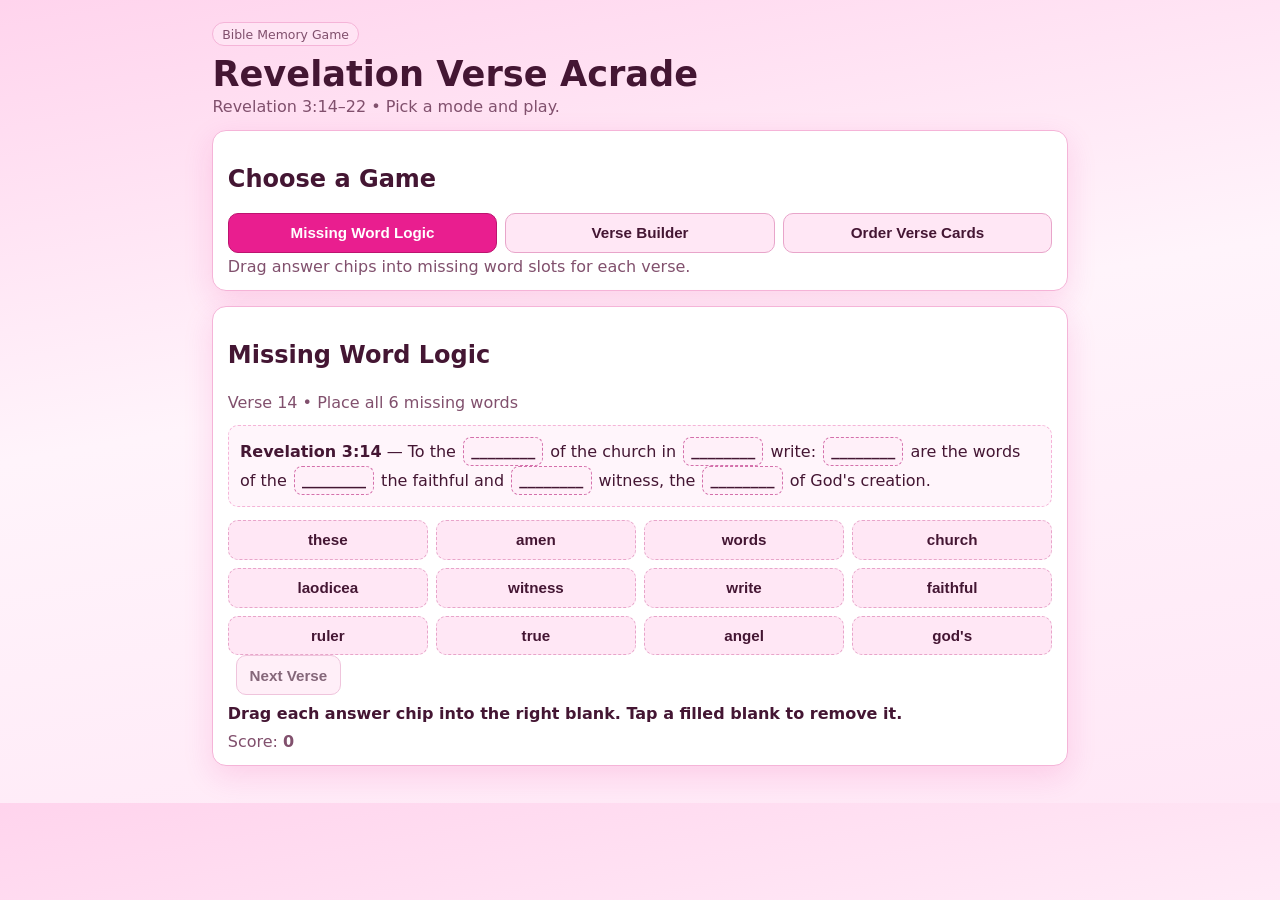
<file: index.html>
<!doctype html>
<html lang="en">
<head>
  <meta charset="UTF-8" />
  <meta name="viewport" content="width=device-width, initial-scale=1.0" />
  <title>Revelation Verse Acrade</title>
  <link rel="stylesheet" href="styles.css" />
</head>
<body>
  <main class="app">
    <header class="top">
      <p class="badge">Bible Memory Game</p>
      <h1>Revelation Verse Acrade</h1>
      <p class="subtitle">Revelation 3:14–22 • Pick a mode and play.</p>
    </header>

    <section class="panel mode-picker" aria-label="Game mode picker">
      <h2>Choose a Game</h2>
      <div class="mode-grid">
        <button class="mode-btn active" data-mode="missing">Missing Word Logic</button>
        <button class="mode-btn" data-mode="builder">Verse Builder</button>
        <button class="mode-btn" data-mode="order">Order Verse Cards</button>
      </div>
      <p id="modeDescription" class="hint">Drag answer chips into missing word slots for each verse.</p>
    </section>

    <section id="missingGame" class="panel game-panel">
      <div class="panel-head">
        <h2>Missing Word Logic</h2>
      </div>
      <p id="missingProgress" class="hint"></p>
      <p id="missingPrompt" class="prompt"></p>
      <div id="missingChoices" class="choice-grid"></div>
      <div class="builder-actions">
        <br/><br/>
        <button id="nextMissingBtn" disabled>Next Verse</button>
      </div>
      <p id="missingFeedback" class="feedback"></p>
      <p class="score">Score: <strong id="missingScore">0</strong></p>
    </section>

    <section id="builderGame" class="panel game-panel hidden">
      <div class="panel-head">
        <h2>Verse Builder</h2>
        <button id="newBuilderBtn">New Verse</button>
      </div>
      <p id="builderVerseRef" class="hint"></p>
      <div id="builderTarget" class="token-zone" aria-label="Build area"></div>
      <div id="builderWordBank" class="token-zone bank" aria-label="Phrase bank"></div>
      <div class="builder-actions">
        <button id="checkBuilderBtn">Check Answer</button>
        <button id="resetBuilderBtn">Clear Build</button>
      </div>
      <p id="builderFeedback" class="feedback"></p>
      <p class="score">Score: <strong id="builderScore">0</strong></p>
    </section>

    <section id="orderGame" class="panel game-panel hidden">
      <div class="panel-head">
        <h2>Order Verse Cards</h2>
        <div class="cluster">
          <button id="shuffleBtn">Shuffle</button>
          <button id="resetOrderBtn">Reset</button>
        </div>
      </div>
      <p class="hint">Drag one full verse sentence per card into Revelation 3:14 → 3:22 order.</p>
      <ul id="cards" class="cards"></ul>
      <button id="checkOrderBtn">Check Order</button>
      <p id="orderFeedback" class="feedback"></p>
    </section>
  </main>

  <script src="script.js"></script>
</body>
</html>
</file>
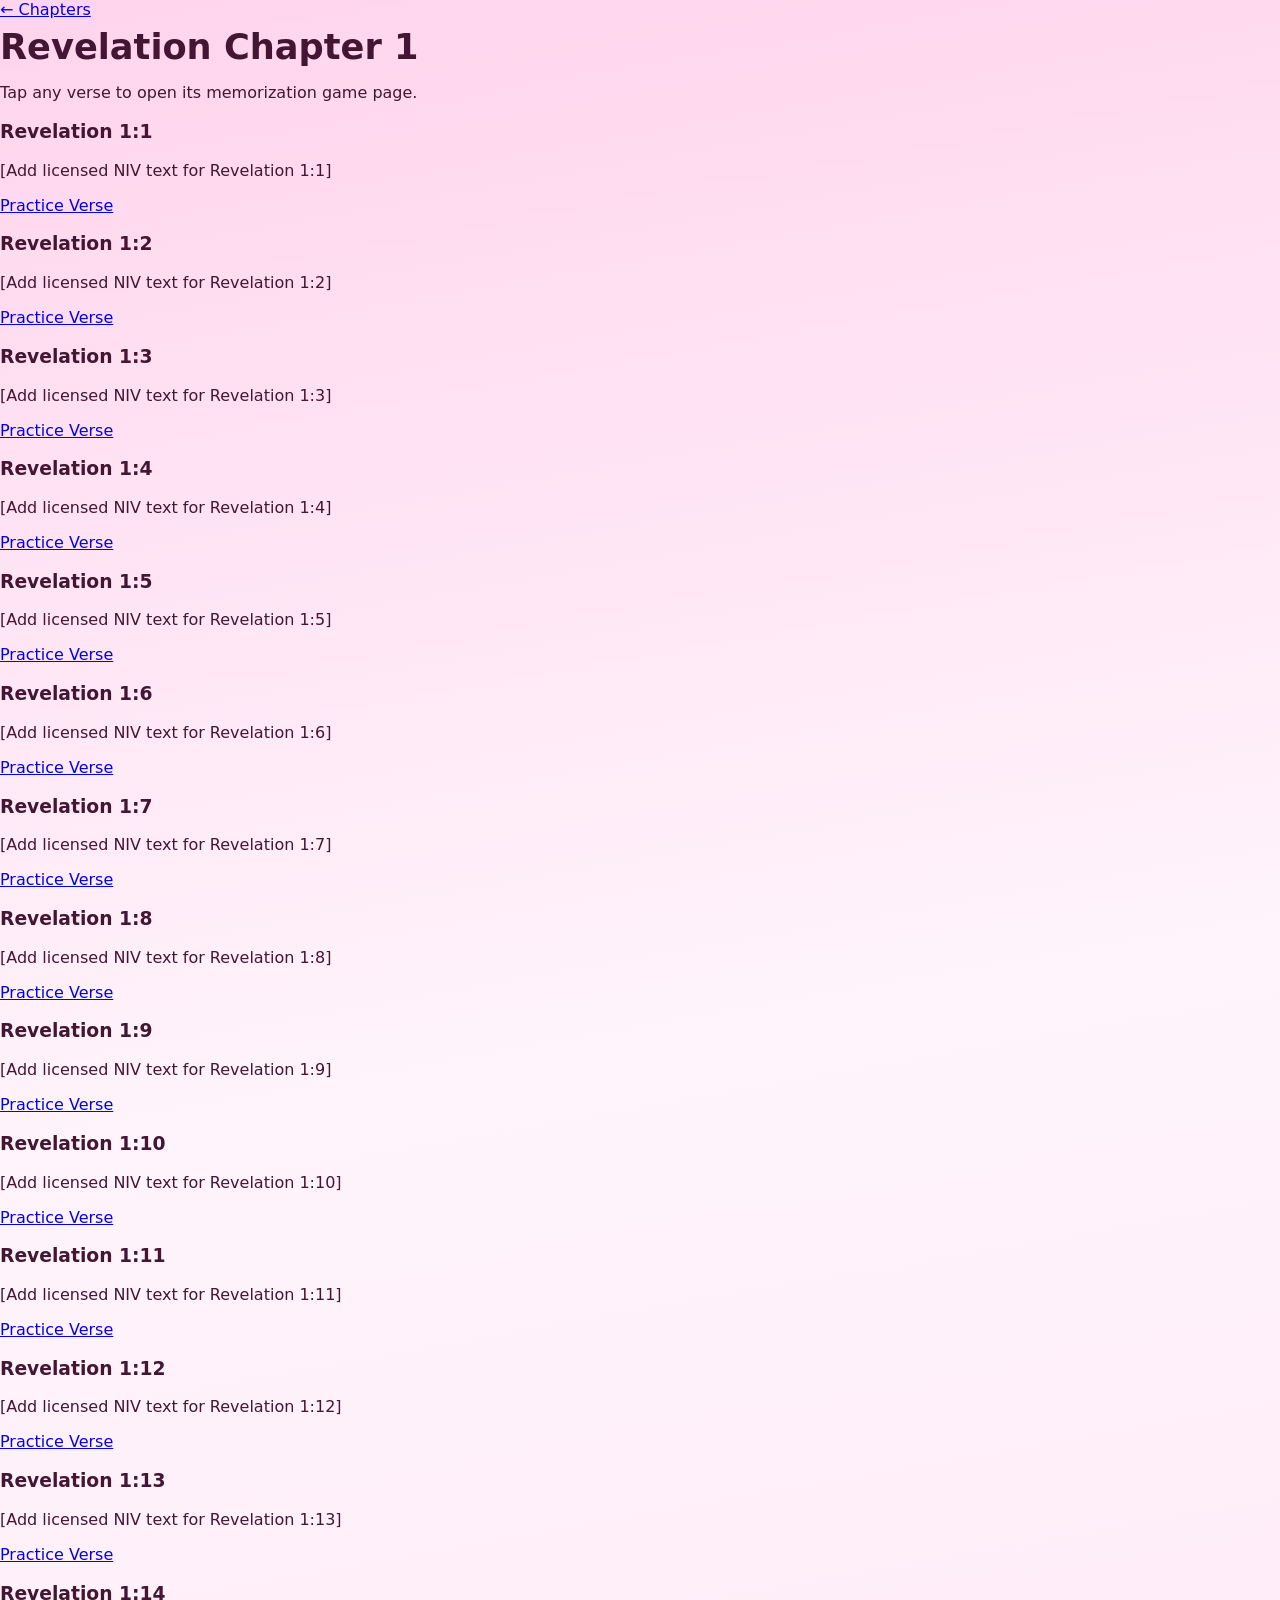
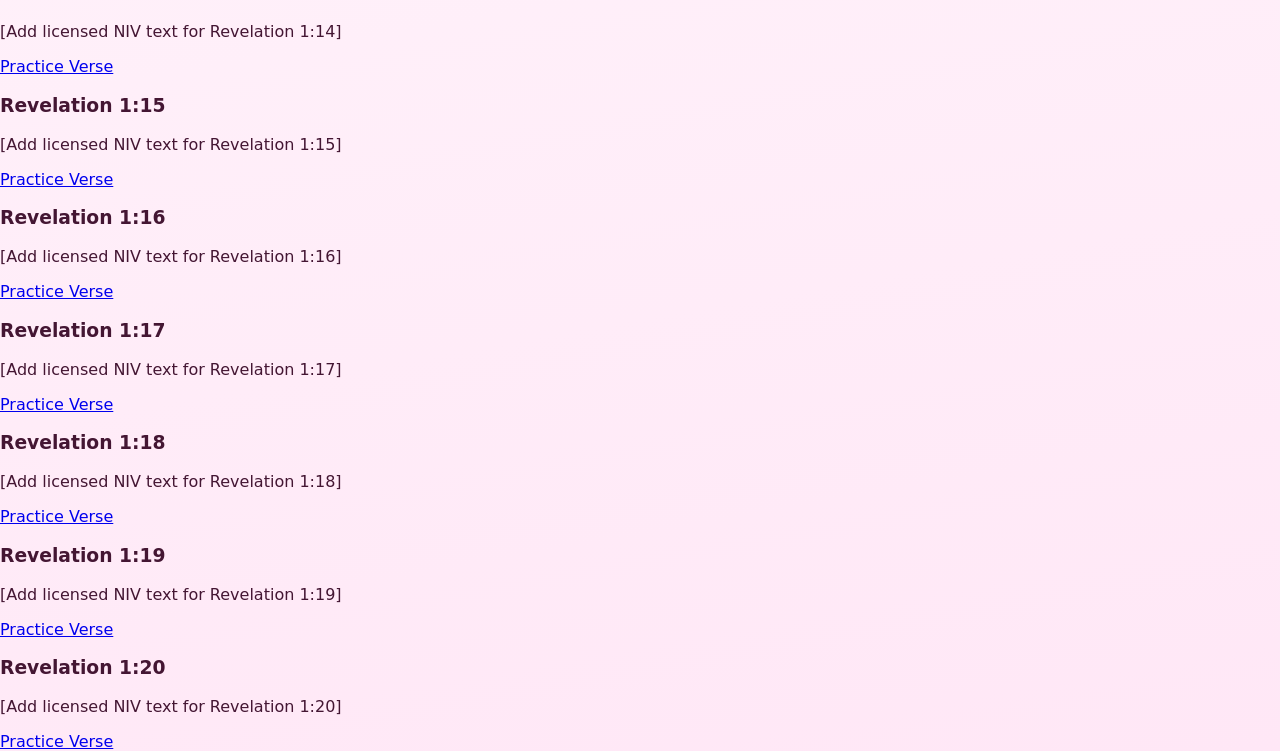
<file: chapter.html>
<!DOCTYPE html>
<html lang="en">
<head>
  <meta charset="UTF-8" />
  <meta name="viewport" content="width=device-width, initial-scale=1.0" />
  <title>Revelation Chapter</title>
  <link rel="stylesheet" href="styles.css" />
</head>
<body>
  <header class="topbar">
    <a class="btn btn-ghost" href="chapters.html">← Chapters</a>
    <h1 id="chapter-title">Revelation Chapter</h1>
  </header>

  <main class="page-wrap">
    <p class="page-intro">Tap any verse to open its memorization game page.</p>
    <section id="verses-grid" class="list-grid"></section>
  </main>

  <script src="data.js"></script>
  <script src="app.js"></script>
</body>
</html>
</file>
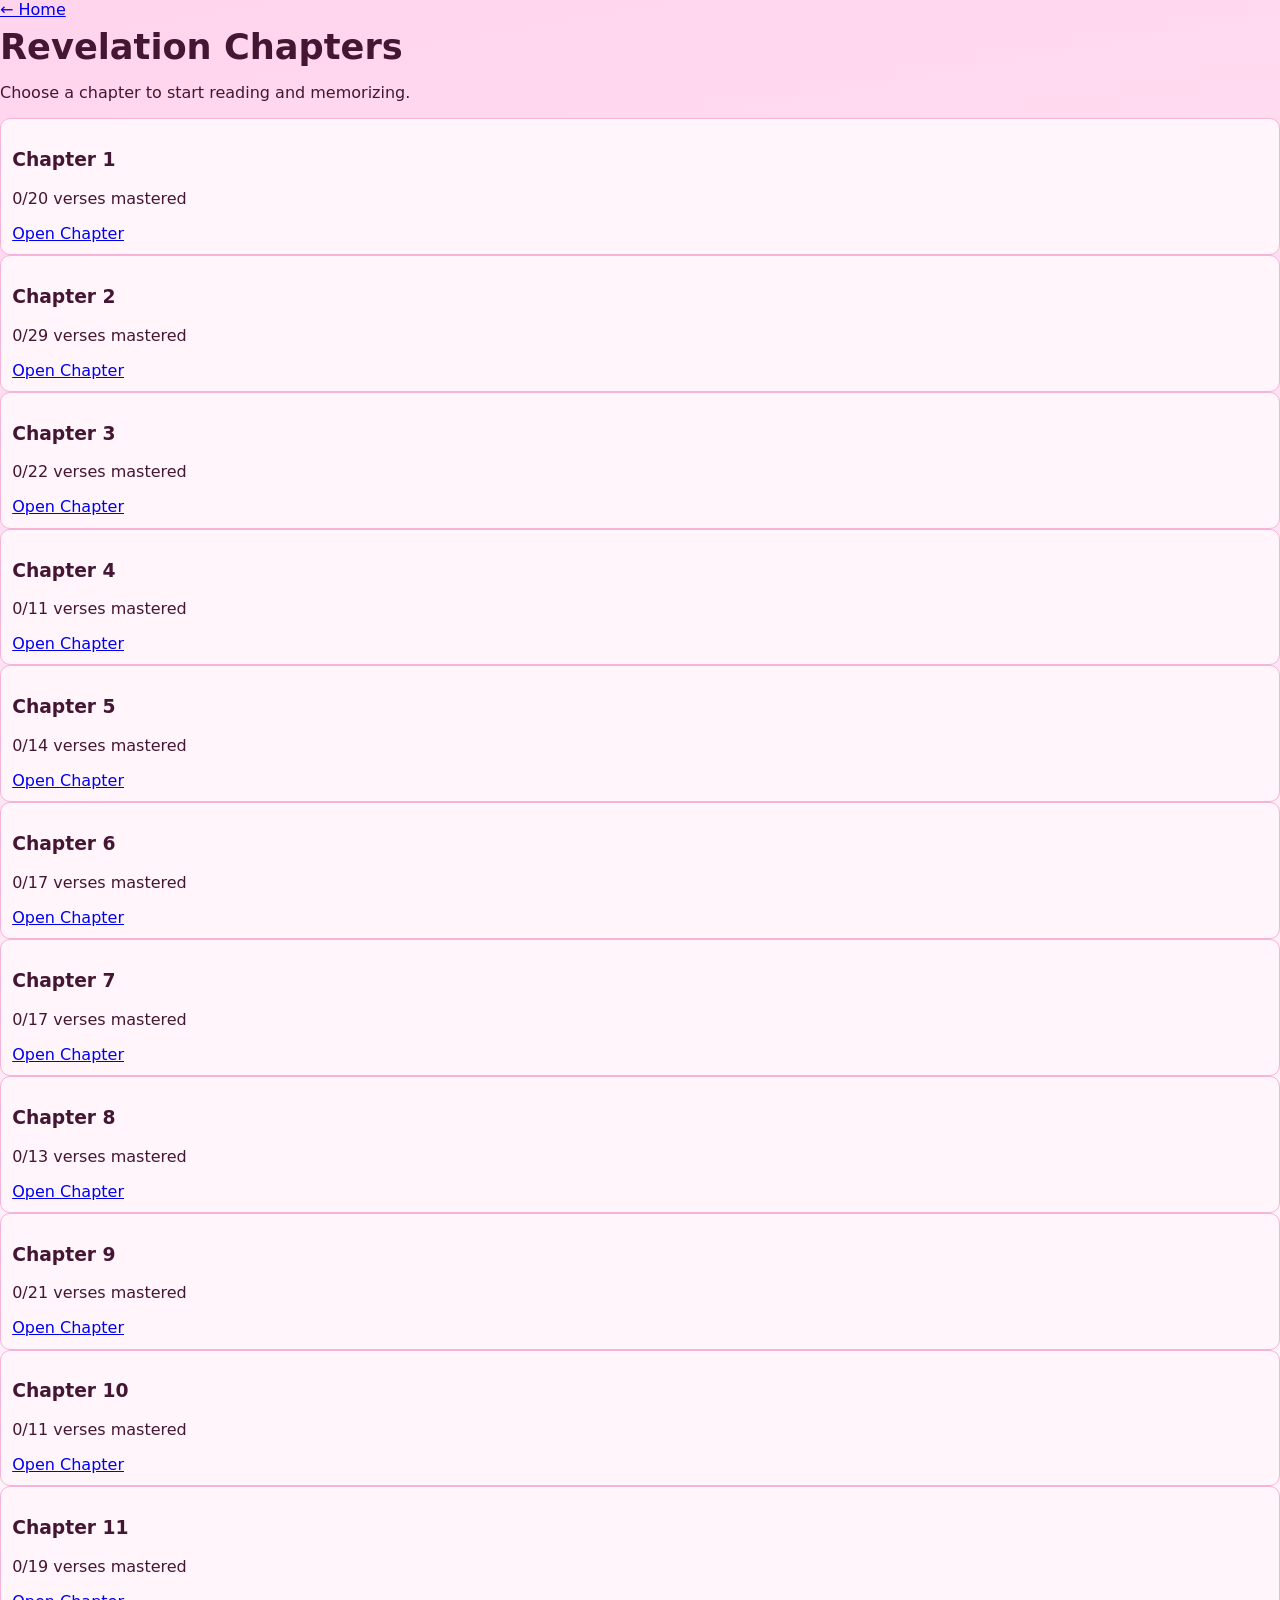
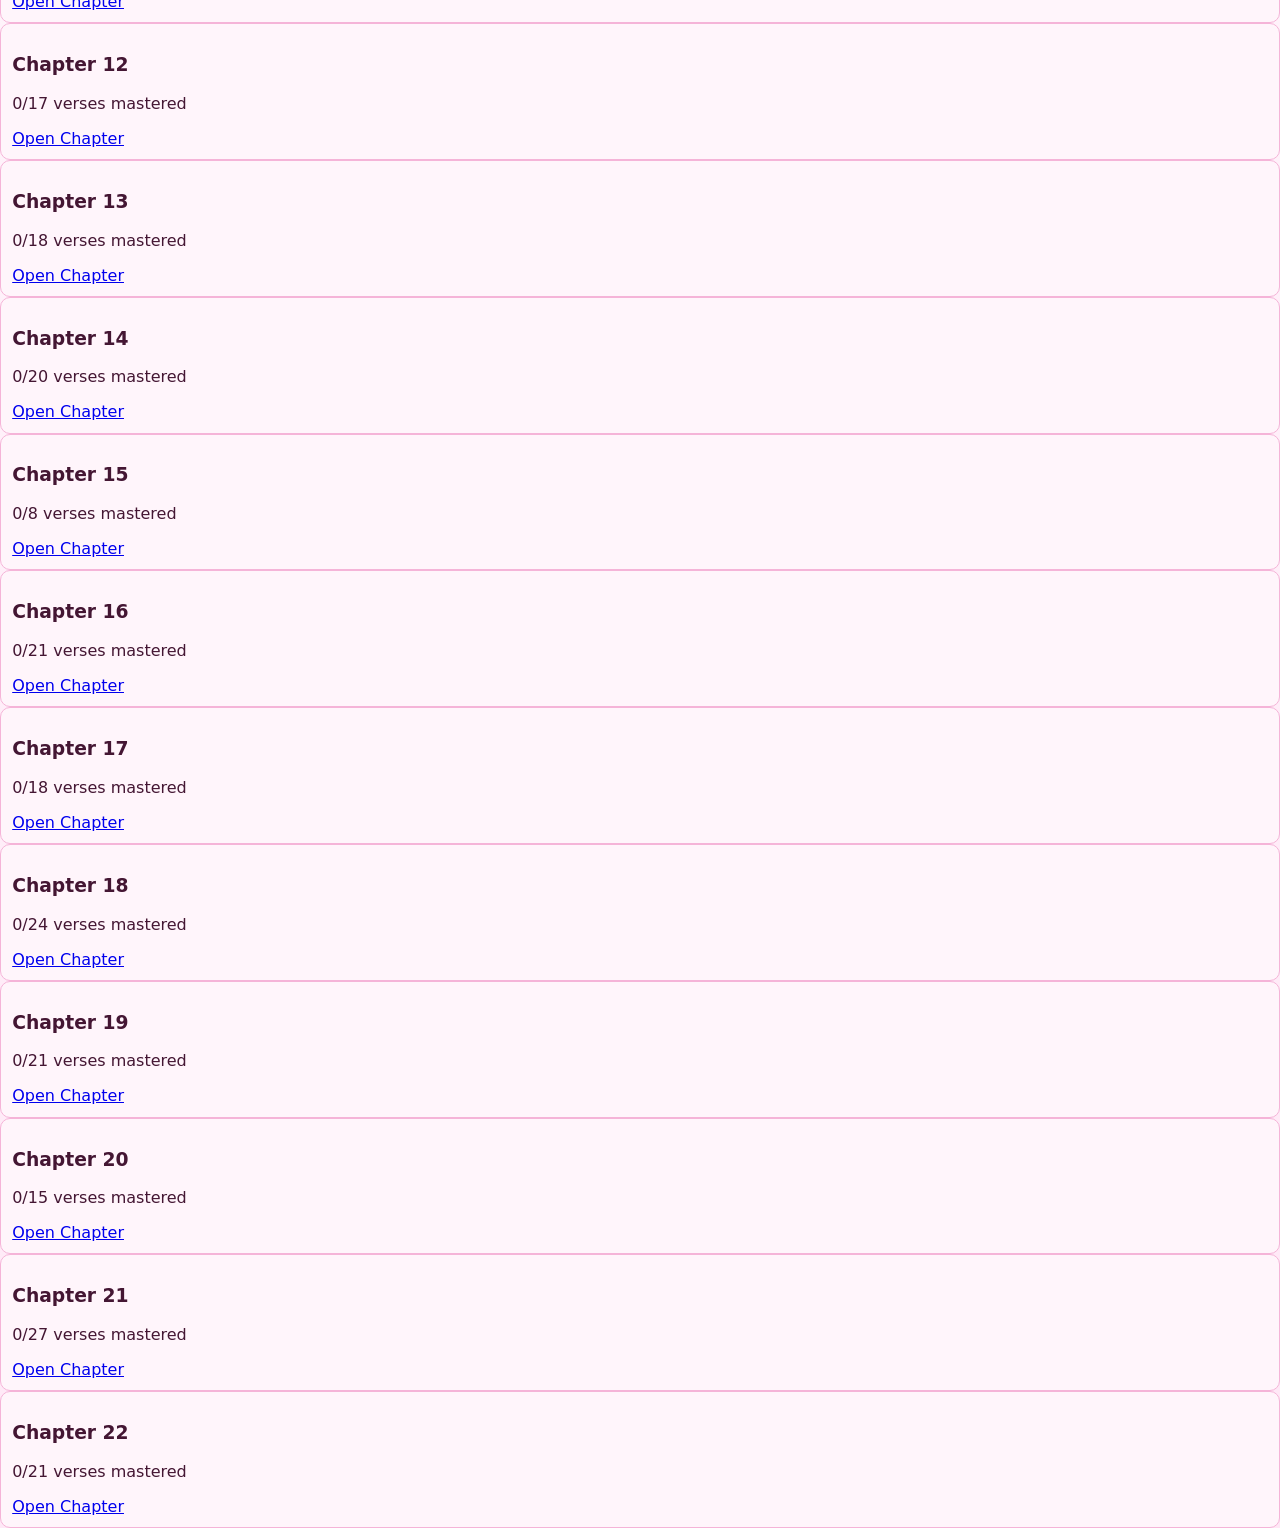
<file: chapters.html>
<!DOCTYPE html>
<html lang="en">
<head>
  <meta charset="UTF-8" />
  <meta name="viewport" content="width=device-width, initial-scale=1.0" />
  <title>Revelation Chapters</title>
  <link rel="stylesheet" href="styles.css" />
</head>
<body>
  <header class="topbar">
    <a class="btn btn-ghost" href="index.html">← Home</a>
    <h1>Revelation Chapters</h1>
  </header>

  <main class="page-wrap">
    <p class="page-intro">Choose a chapter to start reading and memorizing.</p>
    <section id="chapters-grid" class="card-grid"></section>
  </main>

  <script src="data.js"></script>
  <script src="app.js"></script>
</body>
</html>
</file>
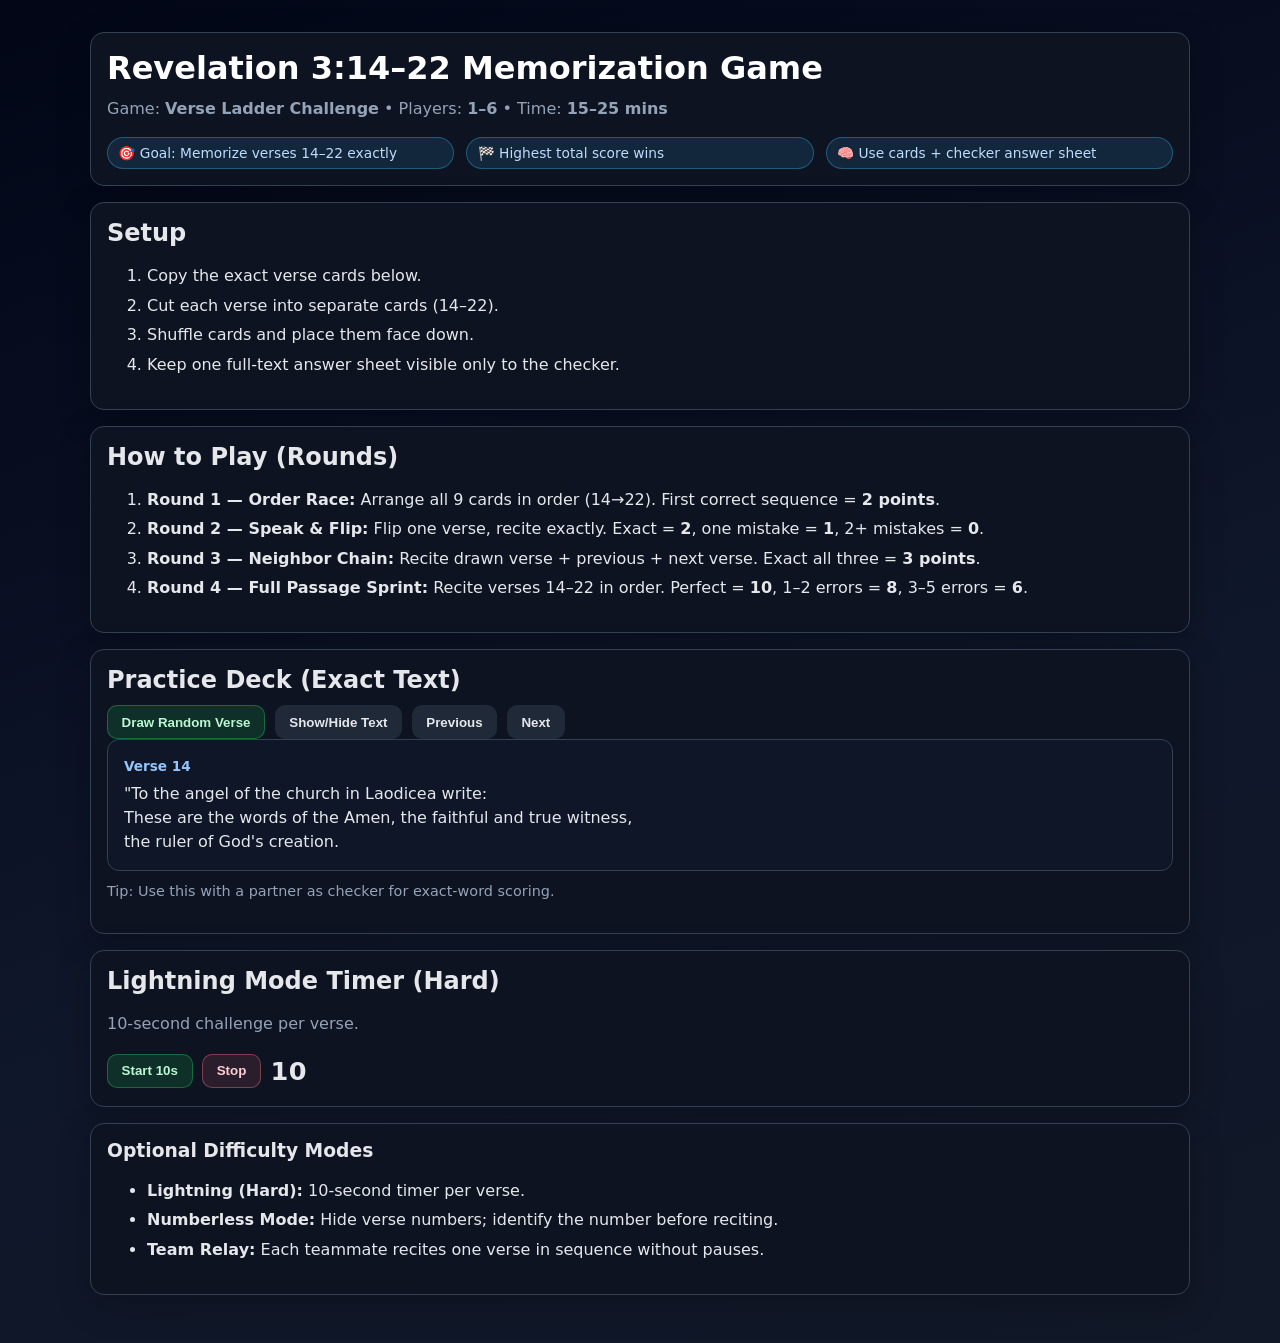
<file: revelation_memorization_game.html>
<!DOCTYPE html>
<html lang="en">
<head>
  <meta charset="UTF-8" />
  <meta name="viewport" content="width=device-width, initial-scale=1.0" />
  <title>Revelation 3:14–22 Memorization Game</title>
  <style>
    :root {
      --bg: #0f172a;
      --card: #111827;
      --text: #e5e7eb;
      --muted: #94a3b8;
      --accent: #22c55e;
      --accent-2: #38bdf8;
      --danger: #fb7185;
      --border: #334155;
    }

    * { box-sizing: border-box; }

    body {
      margin: 0;
      font-family: Inter, system-ui, -apple-system, Segoe UI, Roboto, Arial, sans-serif;
      background: linear-gradient(160deg, #020617 0%, #0f172a 60%, #111827 100%);
      color: var(--text);
      min-height: 100vh;
      line-height: 1.5;
    }

    .container {
      width: min(1100px, 92vw);
      margin: 2rem auto 3rem;
      display: grid;
      gap: 1rem;
    }

    .card {
      background: color-mix(in oklab, var(--card) 90%, black 10%);
      border: 1px solid var(--border);
      border-radius: 14px;
      padding: 1rem;
      box-shadow: 0 10px 35px rgba(0, 0, 0, 0.24);
    }

    h1, h2, h3 {
      margin: 0 0 .6rem;
      line-height: 1.2;
    }

    h1 {
      font-size: clamp(1.4rem, 3vw, 2rem);
      color: white;
    }

    .subtitle {
      color: var(--muted);
      margin-top: .2rem;
    }

    .grid {
      display: grid;
      gap: .75rem;
      grid-template-columns: repeat(auto-fit, minmax(220px, 1fr));
    }

    .pill {
      display: inline-flex;
      align-items: center;
      gap: .4rem;
      padding: .3rem .65rem;
      border-radius: 100px;
      background: rgba(56, 189, 248, .12);
      border: 1px solid rgba(56, 189, 248, .35);
      color: #bfdbfe;
      font-size: .86rem;
    }

    .controls {
      display: flex;
      flex-wrap: wrap;
      gap: .6rem;
      align-items: center;
    }

    button {
      border: 1px solid transparent;
      border-radius: 10px;
      padding: .55rem .85rem;
      font-weight: 600;
      background: #1f2937;
      color: var(--text);
      cursor: pointer;
      transition: transform .08s ease, background .2s ease, border-color .2s ease;
    }

    button:hover { border-color: var(--accent-2); }
    button:active { transform: translateY(1px); }

    .btn-accent {
      background: rgba(34, 197, 94, .16);
      border-color: rgba(34, 197, 94, .4);
      color: #bbf7d0;
    }

    .btn-danger {
      background: rgba(251, 113, 133, .12);
      border-color: rgba(251, 113, 133, .4);
      color: #fecdd3;
    }

    #verseCard {
      padding: 1rem;
      border-radius: 12px;
      border: 1px solid var(--border);
      background: rgba(15, 23, 42, .75);
      min-height: 130px;
      white-space: pre-line;
    }

    .verse-number {
      font-size: .85rem;
      color: #93c5fd;
      margin-bottom: .35rem;
      font-weight: 700;
    }

    .timer {
      font-size: 1.6rem;
      font-weight: 800;
      letter-spacing: .5px;
    }

    .timer.low { color: var(--danger); }

    .round-list li,
    .setup-list li,
    .mode-list li {
      margin-bottom: .35rem;
    }

    .muted { color: var(--muted); }

    .footer-note {
      margin-top: .6rem;
      color: var(--muted);
      font-size: .9rem;
    }
  </style>
</head>
<body>
  <main class="container">
    <section class="card">
      <h1>Revelation 3:14–22 Memorization Game</h1>
      <p class="subtitle">Game: <strong>Verse Ladder Challenge</strong> • Players: <strong>1–6</strong> • Time: <strong>15–25 mins</strong></p>
      <div class="grid">
        <span class="pill">🎯 Goal: Memorize verses 14–22 exactly</span>
        <span class="pill">🏁 Highest total score wins</span>
        <span class="pill">🧠 Use cards + checker answer sheet</span>
      </div>
    </section>

    <section class="card">
      <h2>Setup</h2>
      <ol class="setup-list">
        <li>Copy the exact verse cards below.</li>
        <li>Cut each verse into separate cards (14–22).</li>
        <li>Shuffle cards and place them face down.</li>
        <li>Keep one full-text answer sheet visible only to the checker.</li>
      </ol>
    </section>

    <section class="card">
      <h2>How to Play (Rounds)</h2>
      <ol class="round-list">
        <li><strong>Round 1 — Order Race:</strong> Arrange all 9 cards in order (14→22). First correct sequence = <strong>2 points</strong>.</li>
        <li><strong>Round 2 — Speak & Flip:</strong> Flip one verse, recite exactly. Exact = <strong>2</strong>, one mistake = <strong>1</strong>, 2+ mistakes = <strong>0</strong>.</li>
        <li><strong>Round 3 — Neighbor Chain:</strong> Recite drawn verse + previous + next verse. Exact all three = <strong>3 points</strong>.</li>
        <li><strong>Round 4 — Full Passage Sprint:</strong> Recite verses 14–22 in order. Perfect = <strong>10</strong>, 1–2 errors = <strong>8</strong>, 3–5 errors = <strong>6</strong>.</li>
      </ol>
    </section>

    <section class="card">
      <h2>Practice Deck (Exact Text)</h2>
      <div class="controls">
        <button id="drawBtn" class="btn-accent">Draw Random Verse</button>
        <button id="toggleBtn">Show/Hide Text</button>
        <button id="prevBtn">Previous</button>
        <button id="nextBtn">Next</button>
      </div>
      <div id="verseCard" aria-live="polite"></div>
      <p class="footer-note">Tip: Use this with a partner as checker for exact-word scoring.</p>
    </section>

    <section class="card">
      <h2>Lightning Mode Timer (Hard)</h2>
      <p class="muted">10-second challenge per verse.</p>
      <div class="controls">
        <button id="startTimerBtn" class="btn-accent">Start 10s</button>
        <button id="stopTimerBtn" class="btn-danger">Stop</button>
        <span id="timer" class="timer">10</span>
      </div>
    </section>

    <section class="card">
      <h3>Optional Difficulty Modes</h3>
      <ul class="mode-list">
        <li><strong>Lightning (Hard):</strong> 10-second timer per verse.</li>
        <li><strong>Numberless Mode:</strong> Hide verse numbers; identify the number before reciting.</li>
        <li><strong>Team Relay:</strong> Each teammate recites one verse in sequence without pauses.</li>
      </ul>
    </section>
  </main>

  <script>
    const verses = [
      {
        number: 14,
        text: `"To the angel of the church in Laodicea write:\nThese are the words of the Amen, the faithful and true witness,\nthe ruler of God's creation.`
      },
      {
        number: 15,
        text: `I know your deeds, that you are neither cold nor hot.\nI wish you were either one or the other!`
      },
      {
        number: 16,
        text: `So, because you are lukewarm-neither hot nor cold-\nI am about to spit you out of my mouth.`
      },
      {
        number: 17,
        text: `You say, 'I am rich; I have acquired wealth and do not need a thing.'\nBut you do not realize that you are wretched, pitiful, poor, blind\nand naked.`
      },
      {
        number: 18,
        text: `I counsel you to buy from me gold refined in the fire,\nso you can become rich; and white clothes to wear,\nso you can cover your shameful nakedness;\nand salve to put on your eyes, so you can see.`
      },
      {
        number: 19,
        text: `Those whom I love I rebuke and discipline.\nSo be earnest, and repent.`
      },
      {
        number: 20,
        text: `Here I am! I stand at the door and knock.\nIf anyone hears my voice and opens the door,\nI will come in and eat with him, and he with me.`
      },
      {
        number: 21,
        text: `To him who overcomes,\nI will give the right to sit with me on my throne,\njust as I overcame and sat down with my Father on his throne.`
      },
      {
        number: 22,
        text: `He who has an ear,\nlet him hear what the Spirit says to the churches."`
      }
    ];

    const verseCard = document.getElementById('verseCard');
    const drawBtn = document.getElementById('drawBtn');
    const toggleBtn = document.getElementById('toggleBtn');
    const prevBtn = document.getElementById('prevBtn');
    const nextBtn = document.getElementById('nextBtn');

    const timerEl = document.getElementById('timer');
    const startTimerBtn = document.getElementById('startTimerBtn');
    const stopTimerBtn = document.getElementById('stopTimerBtn');

    let currentIndex = 0;
    let showText = true;
    let timerId = null;
    let timeLeft = 10;

    function renderVerse() {
      const verse = verses[currentIndex];
      verseCard.innerHTML = '';

      const verseNumber = document.createElement('div');
      verseNumber.className = 'verse-number';
      verseNumber.textContent = `Verse ${verse.number}`;

      const verseText = document.createElement('div');
      verseText.textContent = showText ? verse.text : '••••••••••••••••••••••••';

      verseCard.appendChild(verseNumber);
      verseCard.appendChild(verseText);
    }

    function drawRandomVerse() {
      currentIndex = Math.floor(Math.random() * verses.length);
      renderVerse();
    }

    function updateTimerView() {
      timerEl.textContent = String(timeLeft);
      timerEl.classList.toggle('low', timeLeft <= 3);
    }

    function stopTimer() {
      if (timerId) clearInterval(timerId);
      timerId = null;
    }

    function startTimer() {
      stopTimer();
      timeLeft = 10;
      updateTimerView();

      timerId = setInterval(() => {
        timeLeft -= 1;
        updateTimerView();
        if (timeLeft <= 0) {
          stopTimer();
        }
      }, 1000);
    }

    drawBtn.addEventListener('click', drawRandomVerse);

    toggleBtn.addEventListener('click', () => {
      showText = !showText;
      renderVerse();
    });

    prevBtn.addEventListener('click', () => {
      currentIndex = (currentIndex - 1 + verses.length) % verses.length;
      renderVerse();
    });

    nextBtn.addEventListener('click', () => {
      currentIndex = (currentIndex + 1) % verses.length;
      renderVerse();
    });

    startTimerBtn.addEventListener('click', startTimer);
    stopTimerBtn.addEventListener('click', () => {
      stopTimer();
      timeLeft = 10;
      updateTimerView();
    });

    renderVerse();
    updateTimerView();
  </script>
</body>
</html>
</file>
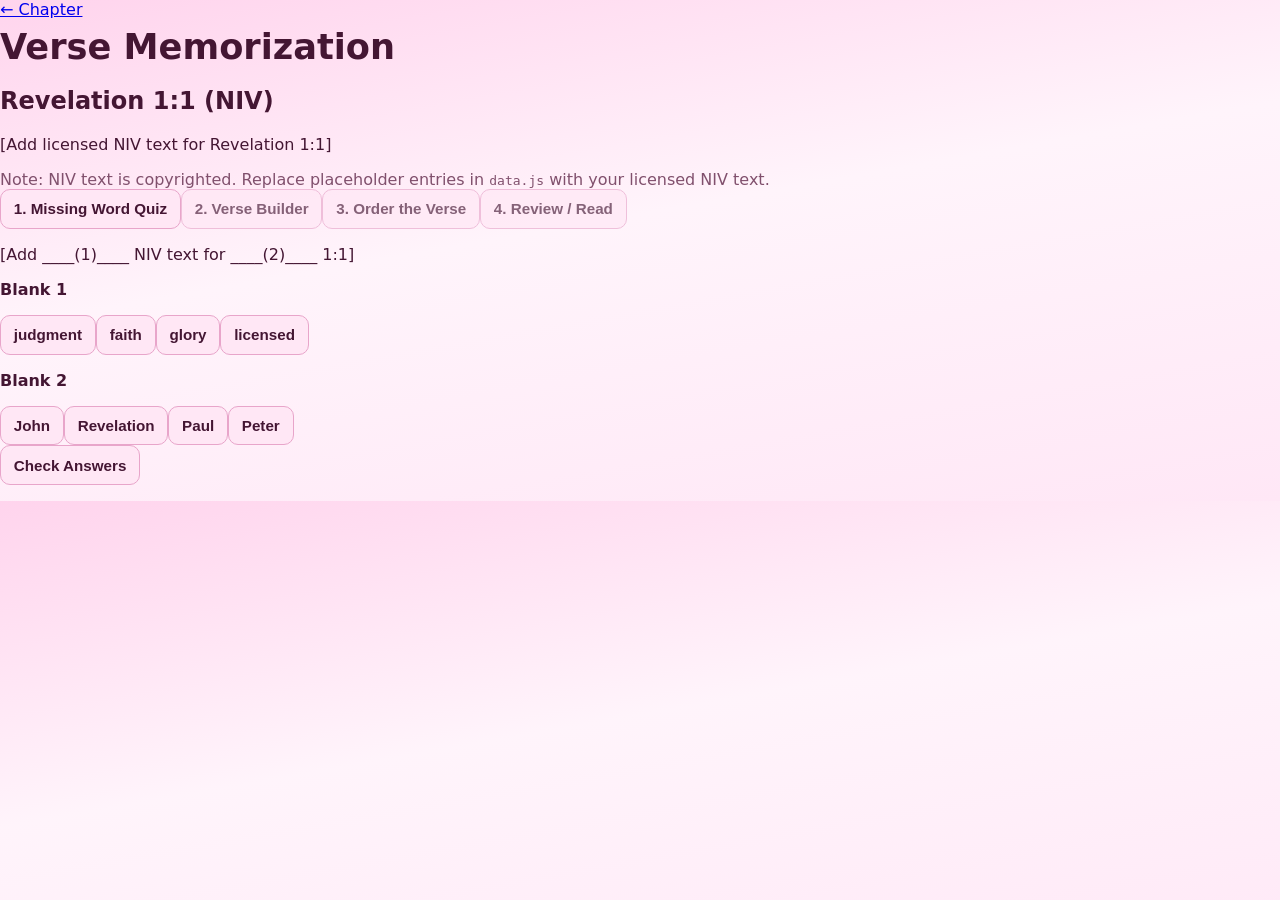
<file: verse.html>
<!DOCTYPE html>
<html lang="en">
<head>
  <meta charset="UTF-8" />
  <meta name="viewport" content="width=device-width, initial-scale=1.0" />
  <title>Verse Memorization Game</title>
  <link rel="stylesheet" href="styles.css" />
</head>
<body>
  <header class="topbar">
    <a id="back-to-chapter" class="btn btn-ghost" href="chapters.html">← Chapter</a>
    <h1>Verse Memorization</h1>
  </header>

  <main class="page-wrap">
    <section class="verse-meta">
      <h2 id="verse-ref"></h2>
      <p id="verse-text" class="verse-text"></p>
      <p class="hint">Note: NIV text is copyrighted. Replace placeholder entries in <code>data.js</code> with your licensed NIV text.</p>
    </section>

    <section class="mode-tabs" id="mode-tabs"></section>

    <section id="mode-content" class="mode-content"></section>
  </main>

  <script src="data.js"></script>
  <script src="app.js"></script>
</body>
</html>
</file>
<file: styles.css>
:root {
  --bg: #fff3fa;
  --bg-alt: #ffe4f4;
  --panel: #ffffff;
  --border: #f5b4d8;
  --accent: #e91e8f;
  --accent-dark: #bc146f;
  --text: #441633;
  --muted: #81506d;
  --ok: #118a56;
  --bad: #b51f4f;
  --shadow: 0 10px 30px rgba(233, 30, 143, 0.14);
}

* {
  box-sizing: border-box;
}

body {
  margin: 0;
  font-family: "Inter", "Segoe UI", Roboto, system-ui, sans-serif;
  color: var(--text);
  background: linear-gradient(170deg, #ffd4ed, #fff4fb 45%, #ffe7f6);
}

.app {
  padding: 1rem;
  max-width: 900px;
  margin: 0 auto;
}

.top {
  margin-bottom: 0.85rem;
}

.badge {
  display: inline-block;
  margin: 0;
  padding: 0.2rem 0.55rem;
  border-radius: 999px;
  background: var(--bg-alt);
  border: 1px solid var(--border);
  font-size: 0.78rem;
  color: var(--muted);
}

h1 {
  margin: 0.45rem 0 0.2rem;
  font-size: clamp(1.6rem, 6vw, 2.2rem);
}

.subtitle {
  margin: 0;
  color: var(--muted);
}

.panel {
  background: var(--panel);
  border: 1px solid var(--border);
  border-radius: 14px;
  padding: 0.9rem;
  box-shadow: var(--shadow);
  margin-bottom: 0.9rem;
}

.mode-grid,
.choice-grid,
.builder-actions,
.cluster {
  display: grid;
  gap: 0.5rem;
}

.mode-grid {
  grid-template-columns: 1fr;
}

button {
  border: 1px solid #e8a5ca;
  background: #ffe7f5;
  color: var(--text);
  border-radius: 10px;
  padding: 0.65rem 0.8rem;
  font-weight: 600;
  font-size: 0.95rem;
}

button:hover,
button:focus-visible {
  cursor: pointer;
  border-color: var(--accent);
  outline: none;
}

button:disabled {
  cursor: not-allowed;
  opacity: 0.65;
}

.mode-btn.active {
  background: var(--accent);
  color: #fff;
  border-color: var(--accent-dark);
}

.panel-head {
  display: flex;
  align-items: center;
  justify-content: space-between;
  gap: 0.5rem;
  flex-wrap: wrap;
}

.prompt {
  margin: 0.8rem 0;
  background: #fff5fb;
  border: 1px dashed var(--border);
  border-radius: 10px;
  padding: 0.7rem;
  line-height: 1.5;
}

.feedback {
  min-height: 1.2rem;
  margin: 0.55rem 0;
  font-weight: 600;
}

.feedback.ok {
  color: var(--ok);
}

.feedback.bad {
  color: var(--bad);
}

.score,
.hint {
  margin: 0.25rem 0 0;
  color: var(--muted);
}

.hidden {
  display: none;
}

.choice-grid {
  grid-template-columns: 1fr 1fr;
}

.token-zone {
  min-height: 68px;
  border-radius: 10px;
  border: 1px dashed var(--border);
  padding: 0.5rem;
  display: flex;
  flex-wrap: wrap;
  gap: 0.4rem;
  align-content: flex-start;
  background: #fff5fb;
  margin: 0.55rem 0;
}

.token {
  background: #ffd5eb;
  border: 1px solid #ec9bc5;
  padding: 0.35rem 0.55rem;
  border-radius: 999px;
  font-size: 0.92rem;
}

.phrase-token {
  border-radius: 12px;
  text-align: left;
  line-height: 1.35;
}

.bank .token {
  background: #ffe9f6;
}

.cards {
  list-style: none;
  margin: 0.8rem 0;
  padding: 0;
  display: grid;
  gap: 0.55rem;
}

.card {
  background: #fff5fb;
  border: 1px solid var(--border);
  border-radius: 10px;
  padding: 0.7rem;
  user-select: none;
}

.card.dragging {
  opacity: 0.5;
}

@media (min-width: 680px) {
  .app {
    padding: 1.4rem;
  }

  .mode-grid {
    grid-template-columns: repeat(3, 1fr);
  }

  .choice-grid {
    grid-template-columns: repeat(4, 1fr);
  }

  .builder-actions,
  .cluster {
    grid-auto-flow: column;
    grid-auto-columns: max-content;
    justify-content: start;
  }
}

.blank-slot {
  display: inline-flex;
  align-items: center;
  justify-content: center;
  min-width: 72px;
  padding: 0.1rem 0.45rem;
  margin: 0 0.12rem;
  border: 1px dashed #d470ab;
  border-radius: 8px;
  background: #fff0f9;
  font-weight: 700;
  text-transform: lowercase;
}

.blank-slot.drag-over {
  border-color: var(--accent);
  background: #ffd9ee;
}

.choice-chip {
  text-transform: lowercase;
  border-style: dashed;
}
</file>
